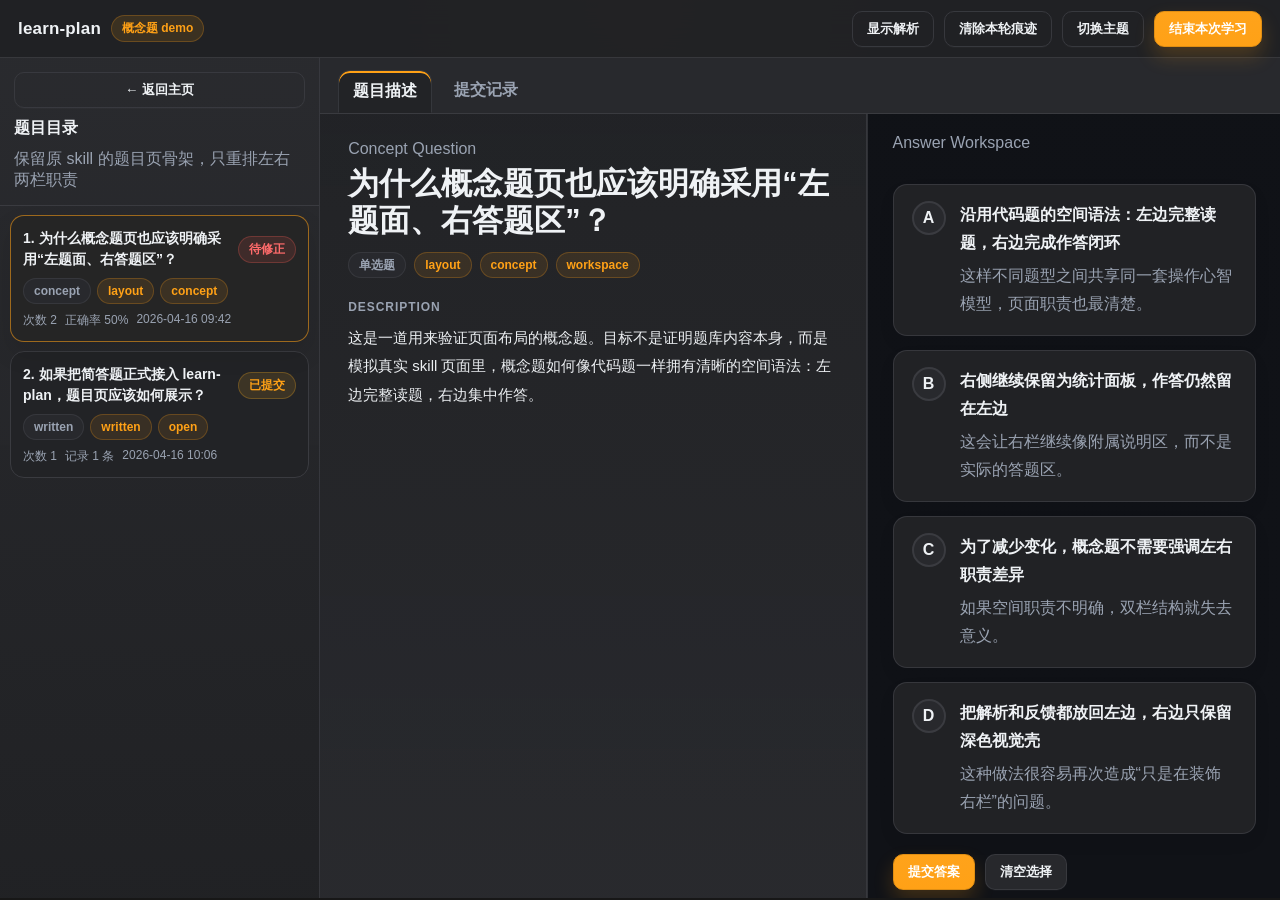
<file: learn-plan/demo/concept-layout-demo.html>
<!DOCTYPE html>
<html lang="zh-CN">
<head>
  <meta charset="UTF-8" />
  <meta name="viewport" content="width=device-width, initial-scale=1.0" />
  <title>learn-plan 真实布局 demo</title>
  <style>
    :root {
      --bg: #171717;
      --surface: #222326;
      --surface-2: #2a2b2f;
      --surface-3: #15161a;
      --border: #3a3b40;
      --text: #eff2f5;
      --muted: #9aa3b2;
      --green: #2fbf71;
      --red: #ff6b6b;
      --orange: #ffa116;
      --blue: #4d9dff;
      --purple: #ffb84d;
      --shadow: 0 14px 32px rgba(0,0,0,.26);
      --mono-bg: #101217;
      --mono-fg: #edf2f7;
    }

    body.light {
      --bg: #f5f5f7;
      --surface: #ffffff;
      --surface-2: #f8f8fa;
      --surface-3: #f1f3f5;
      --border: #e3e7ee;
      --text: #23262d;
      --muted: #6f7785;
      --green: #229e5e;
      --red: #d84a3a;
      --orange: #ff9f1a;
      --blue: #2563eb;
      --purple: #d88a07;
      --shadow: 0 14px 30px rgba(15, 23, 42, .08);
      --mono-bg: #fbfbfd;
      --mono-fg: #1f2937;
    }

    * { box-sizing: border-box; }
    html, body { height: 100%; }
    body {
      margin: 0;
      font-family: "Avenir Next", "SF Pro Display", "PingFang SC", "Helvetica Neue", sans-serif;
      background:
        radial-gradient(circle at top, rgba(255, 161, 22, .08), transparent 24%),
        linear-gradient(180deg, color-mix(in srgb, var(--bg) 94%, #0d0e10 6%) 0%, var(--bg) 100%);
      color: var(--text);
    }

    .hidden { display: none !important; }
    .muted { color: var(--muted); }
    .strong { font-weight: 800; }

    .topbar {
      height: 58px;
      display: flex;
      align-items: center;
      justify-content: space-between;
      gap: 12px;
      padding: 0 18px;
      background: color-mix(in srgb, var(--surface) 92%, transparent);
      border-bottom: 1px solid color-mix(in srgb, var(--border) 90%, transparent);
      position: sticky;
      top: 0;
      z-index: 20;
      backdrop-filter: blur(14px);
    }

    .top-left, .top-right {
      display: flex;
      align-items: center;
      gap: 10px;
      min-width: 0;
      flex-wrap: wrap;
    }

    .brand {
      font-size: 17px;
      font-weight: 800;
      letter-spacing: .01em;
    }

    .btn {
      border: 1px solid color-mix(in srgb, var(--border) 92%, transparent);
      background: color-mix(in srgb, var(--surface-2) 92%, transparent);
      color: var(--text);
      border-radius: 10px;
      padding: 8px 14px;
      cursor: pointer;
      font-weight: 700;
      transition: .18s ease;
      box-shadow: 0 1px 0 rgba(255,255,255,.02);
    }

    .btn:hover {
      transform: translateY(-1px);
      border-color: color-mix(in srgb, var(--orange) 38%, var(--border) 62%);
    }
    .btn.primary {
      background: linear-gradient(180deg, color-mix(in srgb, var(--orange) 92%, #ffb74d 8%) 0%, var(--orange) 100%);
      border-color: color-mix(in srgb, var(--orange) 88%, #000 12%);
      color: #fff;
      box-shadow: 0 10px 20px rgba(255, 161, 22, .20);
    }
    .btn.ghost { background: transparent; }
    .btn.small { padding: 6px 10px; font-size: 12px; }

    .badge {
      display: inline-flex;
      align-items: center;
      gap: 6px;
      padding: 4px 10px;
      border-radius: 999px;
      font-size: 12px;
      font-weight: 700;
      border: 1px solid transparent;
      white-space: nowrap;
    }
    .badge.green { background: rgba(0,184,92,.12); color: var(--green); border-color: rgba(0,184,92,.25); }
    .badge.red { background: rgba(255,95,86,.12); color: var(--red); border-color: rgba(255,95,86,.25); }
    .badge.orange { background: rgba(255,176,32,.12); color: var(--orange); border-color: rgba(255,176,32,.25); }
    .badge.blue { background: rgba(78,161,255,.12); color: var(--blue); border-color: rgba(78,161,255,.25); }
    .badge.purple { background: rgba(255,161,22,.12); color: var(--orange); border-color: rgba(255,161,22,.24); }

    .mini-chip {
      padding: 6px 10px;
      border-radius: 999px;
      border: 1px solid color-mix(in srgb, var(--border) 88%, transparent);
      background: color-mix(in srgb, var(--surface) 94%, var(--surface-2) 6%);
      color: var(--text);
      font-size: 12px;
      font-weight: 700;
      display: inline-flex;
      align-items: center;
      justify-content: center;
      line-height: 1;
      white-space: nowrap;
    }
    .mini-chip.tag-neutral {
      background: color-mix(in srgb, var(--surface-2) 90%, transparent);
      border-color: color-mix(in srgb, var(--border) 82%, transparent);
      color: var(--muted);
    }
    .mini-chip.tag-accent {
      background: rgba(255,161,22,.10);
      border-color: rgba(255,161,22,.24);
      color: var(--orange);
    }

    #app {
      height: calc(100% - 60px);
      min-height: 720px;
    }

    .problem-page {
      display: grid;
      grid-template-columns: 320px 1fr;
      height: 100%;
      min-height: 0;
      overflow: hidden;
    }

    .sidebar {
      border-right: 1px solid color-mix(in srgb, var(--border) 88%, transparent);
      background: linear-gradient(180deg, color-mix(in srgb, var(--surface-2) 96%, transparent) 0%, color-mix(in srgb, var(--surface) 96%, #000 4%) 100%);
      display: flex;
      flex-direction: column;
      min-height: 0;
      height: 100%;
      overflow: hidden;
    }

    .sidebar-head {
      padding: 14px;
      border-bottom: 1px solid var(--border);
      display: grid;
      gap: 10px;
      flex-shrink: 0;
    }

    .question-list {
      flex: 1 1 auto;
      min-height: 0;
      overflow: auto;
      padding: 10px;
      display: flex;
      flex-direction: column;
      gap: 8px;
      overscroll-behavior: contain;
    }

    .q-item {
      padding: 12px;
      border-radius: 14px;
      border: 1px solid var(--border);
      background: var(--surface);
      display: grid;
      gap: 8px;
      cursor: pointer;
      transition: border-color .18s ease, box-shadow .18s ease, transform .18s ease;
    }

    .q-item:hover,
    .q-item.active {
      outline: none;
      border-color: rgba(255,161,22,.55);
      background: color-mix(in srgb, var(--surface) 88%, rgba(255,161,22,.12) 12%);
      transform: translateY(-1px);
      box-shadow: 0 12px 24px rgba(0,0,0,.10);
    }

    .q-top {
      display: flex;
      justify-content: space-between;
      gap: 10px;
      align-items: center;
    }

    .q-title {
      font-size: 14px;
      font-weight: 800;
      line-height: 1.5;
    }

    .q-meta {
      display: flex;
      flex-wrap: wrap;
      gap: 8px;
      color: var(--muted);
      font-size: 12px;
    }

    .q-tags {
      display: flex;
      gap: 6px;
      flex-wrap: wrap;
    }

    .problem-main {
      display: flex;
      flex-direction: column;
      min-width: 0;
      min-height: 0;
      overflow: auto;
      background: linear-gradient(180deg, color-mix(in srgb, var(--surface-3) 96%, #0d0f13 4%) 0%, color-mix(in srgb, var(--surface-3) 92%, var(--surface) 8%) 100%);
    }

    .problem-topbar {
      display: flex;
      justify-content: space-between;
      align-items: center;
      gap: 16px;
      padding: 12px 18px 0;
      background: color-mix(in srgb, var(--surface-2) 94%, transparent);
      border-bottom: 1px solid var(--border);
      position: sticky;
      top: 0;
      z-index: 16;
      backdrop-filter: blur(10px);
    }

    .tabs {
      display: flex;
      gap: 8px;
      padding: 0;
      background: transparent;
      border-bottom: none;
      flex: 1;
    }

    .tab {
      padding: 10px 14px;
      border-top-left-radius: 12px;
      border-top-right-radius: 12px;
      color: var(--muted);
      cursor: pointer;
      font-weight: 700;
      transition: color .18s ease, background .18s ease, border-color .18s ease;
    }

    .tab.active {
      background: var(--surface);
      color: var(--text);
      border: 1px solid color-mix(in srgb, var(--border) 86%, transparent);
      border-bottom-color: transparent;
      box-shadow: inset 0 2px 0 var(--orange);
    }

    .problem-split {
      display: grid;
      grid-template-columns: minmax(460px, 1.14fr) minmax(360px, .86fr);
      min-height: 0;
      flex: 1;
      gap: 0;
      align-items: stretch;
    }

    .problem-left {
      border-right: 1px solid color-mix(in srgb, var(--border) 86%, transparent);
      background: linear-gradient(180deg, color-mix(in srgb, var(--surface) 98%, transparent) 0%, color-mix(in srgb, var(--surface-2) 92%, transparent) 100%);
      padding: 0;
      overflow: auto;
      min-width: 0;
    }

    .problem-left-scroll {
      padding: 26px clamp(20px, 2.2vw, 30px) 32px;
      max-width: 920px;
      margin: 0 auto;
    }

    .problem-right {
      display: flex;
      flex-direction: column;
      background: linear-gradient(180deg, color-mix(in srgb, var(--mono-bg) 96%, #0d0f12 4%) 0%, color-mix(in srgb, var(--mono-bg) 100%, transparent) 100%);
      min-width: 0;
      min-height: 0;
      border-left: 1px solid color-mix(in srgb, var(--border) 75%, transparent);
      overflow: hidden;
    }

    .problem-title-block {
      display: grid;
      gap: 12px;
      margin-bottom: 22px;
    }

    .problem-body-copy {
      line-height: 1.9;
      color: color-mix(in srgb, var(--text) 96%, var(--muted));
      font-size: 15px;
      margin-bottom: 22px;
    }

    .problem-tag-row {
      display: flex;
      gap: 8px;
      flex-wrap: wrap;
      margin-top: 12px;
    }

    .problem-inline-stats {
      display: flex;
      flex-wrap: wrap;
      gap: 10px;
      margin-top: 4px;
    }

    .problem-inline-stat {
      border: 1px solid color-mix(in srgb, var(--border) 84%, transparent);
      border-radius: 999px;
      padding: 8px 13px;
      background: color-mix(in srgb, var(--surface) 86%, var(--surface-2) 14%);
      color: var(--muted);
      font-size: 12px;
      font-weight: 700;
      box-shadow: 0 8px 18px rgba(0,0,0,.07);
    }

    .problem-section-title {
      font-size: 12px;
      font-weight: 800;
      color: var(--muted);
      letter-spacing: .08em;
      text-transform: uppercase;
      margin: 18px 0 10px;
    }

    .problem-card-soft,
    .example-block {
      border: 1px solid color-mix(in srgb, var(--border) 86%, transparent);
      border-radius: 16px;
      background: linear-gradient(180deg, color-mix(in srgb, var(--surface-2) 96%, transparent) 0%, color-mix(in srgb, var(--surface) 98%, transparent) 100%);
      padding: 18px 20px;
      margin-bottom: 14px;
      box-shadow: 0 10px 24px rgba(0,0,0,.06);
    }

    .description-block {
      margin-bottom: 18px;
    }

    .problem-card-soft ul,
    .problem-card-soft ol {
      margin: 0;
      padding-left: 20px;
      display: grid;
      gap: 8px;
      line-height: 1.8;
      color: color-mix(in srgb, var(--text) 94%, var(--muted));
    }

    .criteria-grid {
      display: grid;
      gap: 10px;
      margin-top: 4px;
    }

    .criteria-item {
      border: 1px solid color-mix(in srgb, var(--border) 84%, transparent);
      border-radius: 16px;
      padding: 12px 14px;
      background: color-mix(in srgb, var(--surface) 96%, var(--surface-2) 4%);
      display: grid;
      gap: 6px;
    }

    .criteria-item strong {
      font-size: 14px;
    }

    .criteria-item span {
      color: var(--muted);
      line-height: 1.75;
      font-size: 14px;
    }

    .record {
      border: 1px solid var(--border);
      border-radius: 16px;
      padding: 14px;
      background: color-mix(in srgb, var(--surface-2) 90%, transparent);
      display: grid;
      gap: 8px;
      transition: border-color .18s ease, transform .18s ease, box-shadow .18s ease;
    }

    .record-top {
      display: flex;
      align-items: center;
      justify-content: space-between;
      gap: 10px;
      flex-wrap: wrap;
    }

    .record-meta {
      display: flex;
      flex-wrap: wrap;
      gap: 8px;
      color: var(--muted);
      font-size: 13px;
    }

    .concept-shell {
      padding: 20px clamp(16px, 1.9vw, 26px) 24px;
      max-width: 100%;
      margin: 0;
      display: grid;
      gap: 16px;
      min-height: 0;
    }

    .concept-meta-grid {
      display: grid;
      gap: 12px;
    }

    .concept-summary-grid {
      display: grid;
      grid-template-columns: repeat(auto-fit, minmax(150px, 1fr));
      gap: 12px;
    }

    .concept-summary-grid.compact {
      grid-template-columns: 1fr;
      gap: 8px;
    }

    .concept-summary-card {
      border: 1px solid color-mix(in srgb, var(--border) 88%, transparent);
      border-radius: 16px;
      background: color-mix(in srgb, var(--surface-2) 88%, transparent);
      padding: 14px 16px;
      min-height: 0;
      display: grid;
      gap: 6px;
      box-shadow: 0 10px 24px rgba(0,0,0,.06);
    }

    .concept-summary-card .value {
      font-size: 22px;
      font-weight: 800;
      line-height: 1.15;
      color: var(--text);
    }

    .concept-options {
      display: grid;
      gap: 14px;
    }

    .concept-option-card {
      display: flex;
      gap: 14px;
      align-items: flex-start;
      cursor: pointer;
      transition: border-color .16s ease, background .16s ease, transform .16s ease, box-shadow .16s ease;
      border: 1px solid color-mix(in srgb, var(--border) 88%, transparent);
      border-radius: 14px;
      padding: 16px 18px;
      background: color-mix(in srgb, var(--surface) 98%, transparent);
      box-shadow: 0 8px 18px rgba(0,0,0,.05);
      overflow-wrap: anywhere;
      position: relative;
    }

    .concept-option-card::before {
      content: "";
      position: absolute;
      inset: 0 auto 0 0;
      width: 3px;
      border-radius: 14px 0 0 14px;
      background: transparent;
      transition: background .16s ease;
    }

    .concept-option-card:hover {
      border-color: color-mix(in srgb, var(--orange) 34%, var(--border) 66%);
      background: color-mix(in srgb, var(--orange) 4%, var(--surface) 96%);
      transform: translateY(-1px);
    }

    .concept-option-card.selected {
      border-color: rgba(255,161,22,.55);
      background: color-mix(in srgb, var(--orange) 8%, var(--surface) 92%);
      box-shadow: 0 12px 24px rgba(255,161,22,.10);
    }

    .concept-option-card.selected::before {
      background: var(--orange);
    }

    .concept-option-mark {
      width: 34px;
      height: 34px;
      border-radius: 50%;
      border: 2px solid var(--border);
      display: grid;
      place-items: center;
      flex-shrink: 0;
      font-weight: 800;
      background: color-mix(in srgb, var(--surface-2) 84%, transparent);
    }

    .concept-option-card.selected .concept-option-mark {
      border-color: rgba(255,161,22,.68);
      color: var(--orange);
      background: rgba(255,161,22,.12);
    }

    .concept-option-copy {
      display: grid;
      gap: 4px;
      line-height: 1.78;
      flex: 1;
      min-width: 0;
      word-break: break-word;
      overflow-wrap: anywhere;
    }

    .concept-actions {
      display: flex;
      gap: 10px;
      flex-wrap: wrap;
      align-items: center;
      margin-top: 4px;
    }

    .concept-explanation-card {
      border: 1px solid rgba(255,161,22,.20);
      border-radius: 14px;
      background: linear-gradient(180deg, color-mix(in srgb, var(--surface) 94%, rgba(255,161,22,.08) 6%) 0%, color-mix(in srgb, var(--surface-2) 96%, transparent) 100%);
      padding: 16px 18px;
      line-height: 1.85;
      display: grid;
      gap: 10px;
      box-shadow: 0 10px 22px rgba(0,0,0,.05);
    }

    .editor-toolbar {
      min-height: 56px;
      display: flex;
      align-items: center;
      justify-content: space-between;
      padding: 0 18px;
      border-bottom: 1px solid color-mix(in srgb, var(--border) 88%, transparent);
      background: linear-gradient(180deg, color-mix(in srgb, var(--surface-3) 94%, var(--mono-bg) 6%) 0%, color-mix(in srgb, var(--mono-bg) 100%, transparent) 100%);
      gap: 12px;
      box-shadow: inset 0 -1px 0 rgba(255,255,255,.02);
      flex-wrap: wrap;
    }

    .editor-shell {
      flex: 1;
      min-height: 0;
      overflow: hidden;
      position: relative;
      background: linear-gradient(180deg, color-mix(in srgb, var(--mono-bg) 98%, transparent) 0%, color-mix(in srgb, var(--surface) 10%, var(--mono-bg) 90%) 100%);
    }

    .editor-grid {
      display: grid;
      grid-template-columns: 1fr;
      min-height: 100%;
      height: 100%;
      font-family: ui-monospace, SFMono-Regular, Menlo, Monaco, Consolas, monospace;
      font-size: 15px;
      line-height: 1.7;
    }

    .editor-textarea {
      position: relative;
      z-index: 1;
      background: transparent;
      border: none;
      outline: none;
      resize: none;
      width: 100%;
      height: 100%;
      min-height: clamp(320px, 46vh, 560px);
      font-family: "SFMono-Regular", Menlo, Monaco, Consolas, monospace;
      font-size: 14px;
      color: var(--mono-fg);
      caret-color: var(--orange);
      line-height: 1.75;
      padding: 18px 16px 24px;
      tab-size: 4;
    }

    .editor-textarea::selection {
      background: rgba(255,161,22,.22);
    }

    .workspace-bottom-panel {
      border-top: 1px solid var(--border);
      background: linear-gradient(180deg, color-mix(in srgb, var(--surface-3) 94%, var(--surface) 6%) 0%, color-mix(in srgb, var(--surface) 92%, var(--surface-2) 8%) 100%);
      min-height: 220px;
      display: flex;
      flex-direction: column;
      flex-shrink: 0;
    }

    .workspace-status-bar {
      display: flex;
      justify-content: space-between;
      align-items: center;
      gap: 12px;
      padding: 12px 18px;
      border-bottom: 1px solid var(--border);
      background: color-mix(in srgb, var(--surface-3) 84%, var(--surface) 16%);
      backdrop-filter: blur(6px);
      flex-wrap: wrap;
    }

    .result-panel {
      min-height: 180px;
      display: grid;
      grid-template-columns: 1fr;
      background: transparent;
      flex: 1;
    }

    .result-col {
      padding: 18px 18px 20px;
      overflow: auto;
      border-right: none;
    }

    .console-block {
      border: 1px solid color-mix(in srgb, var(--border) 88%, transparent);
      border-radius: 18px;
      background: linear-gradient(180deg, color-mix(in srgb, var(--mono-bg) 94%, transparent) 0%, color-mix(in srgb, var(--surface-3) 72%, var(--mono-bg) 28%) 100%);
      padding: 14px 16px;
      display: grid;
      gap: 12px;
      box-shadow: inset 0 1px 0 rgba(255,255,255,.03), 0 12px 28px rgba(0,0,0,.12);
    }

    .console-row {
      display: flex;
      align-items: center;
      justify-content: space-between;
      gap: 12px;
      flex-wrap: wrap;
    }

    .console-log {
      font-family: ui-monospace, SFMono-Regular, Menlo, Monaco, Consolas, monospace;
      font-size: 13px;
      line-height: 1.7;
      color: color-mix(in srgb, var(--mono-fg) 92%, var(--muted));
      white-space: pre-wrap;
      word-break: break-word;
    }

    .console-grid {
      display: grid;
      grid-template-columns: repeat(auto-fit, minmax(140px, 1fr));
      gap: 10px;
    }

    .console-metric {
      border: 1px solid color-mix(in srgb, var(--border) 72%, transparent);
      border-radius: 14px;
      padding: 10px 12px;
      background: color-mix(in srgb, var(--surface-3) 70%, transparent);
    }

    .console-metric .label {
      color: var(--muted);
      font-size: 12px;
      margin-bottom: 4px;
    }

    .console-metric .value {
      color: var(--text);
      font-weight: 800;
      font-size: 16px;
    }

    .answer-note {
      color: color-mix(in srgb, var(--mono-fg) 88%, var(--muted));
      font-size: 14px;
      line-height: 1.8;
    }

    @media (max-width: 1100px) {
      .problem-page {
        grid-template-columns: 1fr;
      }

      .sidebar {
        display: none;
      }

      .problem-split {
        grid-template-columns: 1fr;
      }

      .problem-left {
        border-right: none;
        border-bottom: 1px solid var(--border);
      }
    }

    @media (max-width: 720px) {
      .topbar {
        height: auto;
        padding: 10px 12px;
      }

      #app {
        height: auto;
        min-height: calc(100vh - 60px);
      }

      .problem-topbar,
      .problem-left-scroll,
      .editor-toolbar,
      .workspace-status-bar,
      .result-col {
        padding-left: 12px;
        padding-right: 12px;
      }

      .problem-split {
        grid-template-columns: 1fr;
      }
    }
  </style>
</head>
<body>
  <div class="topbar">
    <div class="top-left">
      <div class="brand">learn-plan</div>
      <span class="badge purple" id="topicBadge">真实布局 demo</span>
    </div>
    <div class="top-right">
      <button class="btn ghost" id="toggleConceptExplanationBtn">显示解析</button>
      <button class="btn ghost" id="clearDraftBtn">清除本轮痕迹</button>
      <button class="btn ghost" id="themeBtn">切换主题</button>
      <button class="btn primary" id="doneBtn">结束本次学习</button>
    </div>
  </div>

  <div id="app">
    <section class="problem-page">
      <aside class="sidebar">
        <div class="sidebar-head">
          <button class="btn ghost">← 返回主页</button>
          <div class="strong">题目目录</div>
          <div class="muted">保留原 skill 的题目页骨架，只重排左右两栏职责</div>
        </div>
        <div class="question-list" id="problemQuestionList"></div>
      </aside>

      <main class="problem-main">
        <div class="problem-topbar">
          <div class="tabs">
            <div class="tab active" id="problemDescriptionTab">题目描述</div>
            <div class="tab" id="historyTabTrigger">提交记录</div>
          </div>
        </div>

        <div class="problem-split">
          <div class="problem-left" id="problemInfo"></div>
          <div class="problem-right" id="problemWorkspace"></div>
        </div>
      </main>
    </section>
  </div>

  <script>
    const demoQuestions = [
      {
        id: 'concept-001',
        category: 'concept',
        type: 'single',
        title: '为什么概念题页也应该明确采用“左题面、右答题区”？',
        question: '为什么概念题页也应该明确采用“左题面、右答题区”？',
        difficulty: 'medium',
        tags: ['layout', 'concept', 'workspace'],
        intro: '这是一道用来验证页面布局的概念题。目标不是证明题库内容本身，而是模拟真实 skill 页面里，概念题如何像代码题一样拥有清晰的空间语法：左边完整读题，右边集中作答。',
        background: [
          '原 skill 的代码题已经天然形成“左边完整题面、右边 workspace”的阅读与操作分离，这种结构非常稳定。',
          '但概念题如果仍把选项、提交、反馈混在左边，右栏就容易退化为概览面板，用户会产生“右边只是附属区域”的感觉。'
        ],
        requirements: [
          '先完整阅读左侧题面，再从右侧选择答案。',
          '重点观察：右侧是否真正承担选项、提交、反馈与解析，而不是只负责展示统计。',
          '判断标准是页面结构是否让人一眼知道哪里阅读、哪里作答。'
        ],
        constraints: [
          '左栏必须像真实题目描述页，而不是碎片提示区。',
          '右栏必须保留明显的 Answer / Workspace 感。',
          '统计信息可以有，但不能压过答题动作本身。'
        ],
        criteria: [
          {
            label: '更合理的布局',
            value: '左边完整展示标题、题干、背景、要求、约束与判定标准；右边集中完成选择、提交、反馈和解析。'
          },
          {
            label: '不希望出现',
            value: '左边继续承担选项和提交，而右边只是概览；或者左边只剩零碎说明，看不出完整题面。'
          }
        ],
        options: [
          {
            title: '沿用代码题的空间语法：左边完整读题，右边完成作答闭环',
            desc: '这样不同题型之间共享同一套操作心智模型，页面职责也最清楚。'
          },
          {
            title: '右侧继续保留为统计面板，作答仍然留在左边',
            desc: '这会让右栏继续像附属说明区，而不是实际的答题区。'
          },
          {
            title: '为了减少变化，概念题不需要强调左右职责差异',
            desc: '如果空间职责不明确，双栏结构就失去意义。'
          },
          {
            title: '把解析和反馈都放回左边，右边只保留深色视觉壳',
            desc: '这种做法很容易再次造成“只是在装饰右栏”的问题。'
          }
        ],
        correctIndex: 0,
        explanation: '更合理的方向是让概念题也采用和代码题一致的空间语法：左侧负责完整题面，右侧负责选项、提交、反馈与解析。这样页面职责清楚，用户也不会再觉得“只展示了右边”。'
      },
      {
        id: 'written-001',
        category: 'open',
        type: 'written',
        title: '如果把简答题正式接入 learn-plan，题目页应该如何展示？',
        difficulty: 'medium',
        tags: ['written', 'open', 'future-ready'],
        intro: '这是一页简答题的真实布局 demo。目标不是先做自动评阅，而是先验证：在保留原 skill 风格的前提下，简答题是否也能自然融入同一套题目页结构。',
        prompt: '请说明你认可的简答题页面结构。至少覆盖以下三点：\n1. 左右两栏各自负责什么\n2. 右栏应显示哪些作答状态\n3. 后续正式接入 open / written 时，哪些能力可以先不做\n\n请把它当成真实题目作答，而不是界面评论。',
        background: [
          '现有 skill 已经拥有成熟的代码题页面样式，因此新增简答题时，优先级应该是共享同一套页面骨架，而不是重新发明一套 UI。',
          '用户进入页面时，仍然应该一眼看出左边负责读题，右边负责写答案。'
        ],
        requirements: [
          '答案至少覆盖空间分工、状态展示与后续演进边界。',
          '右栏需要像真实工作区，而不是只多一个 textarea。',
          '提交后要能展示状态反馈，但不要求现在就做自动评阅。'
        ],
        reference_points: [
          '三类题型最好共享同一套空间语法：左边完整读题，右边进入工作区。',
          '简答题更适合显示提交状态、最近提交时间、是否待评阅，而不是强行显示“正确率”。',
          '可以先保证可写、可提、可回看，之后再决定是否加入自动评阅。'
        ],
        criteria: [
          {
            label: '这页要体现什么',
            value: '左侧确实像完整题面，右侧确实像作答 workspace，而不是两边重复同一份信息。'
          },
          {
            label: '这页不该体现什么',
            value: '左侧只剩碎片备注，或者右侧除了输入框之外没有提交状态与反馈结构。'
          }
        ],
        placeholder: '请写出你认可的页面方案，例如：左边完整展示题面、背景、要求和参考要点；右边显示写作区、保存草稿、提交按钮和提交状态。',
        sampleAnswer: '我希望简答题延续现有 skill 的题目页风格：左边完整展示题面，右边进入工作区。左边至少要有背景说明、作答要求、参考要点和判断标准；右边则放输入区、保存草稿、提交按钮、提交状态和最近一次提交记录。这样用户在概念题、代码题、简答题之间不用切换不同心智模型。正式接入第一阶段可以先做到可写、可提、可回看，自动评阅和 rubric 可以后置。'
      }
    ];

    const state = {
      currentQuestionId: 'concept-001',
      problemPanelMode: 'description',
      conceptDrafts: {
        'concept-001': { selected: [] }
      },
      writtenDrafts: {
        'written-001': { text: '' }
      },
      conceptUi: {
        explanationVisible: false
      },
      progressData: {
        questions: {
          'concept-001': {
            stats: {
              attempts: 2,
              correct_count: 1,
              last_status: 'wrong',
              last_submitted_at: '2026-04-16T09:42:00'
            },
            history: [
              {
                type: 'answer',
                selected: [1],
                is_correct: false,
                submitted_at: '2026-04-16T09:42:00'
              },
              {
                type: 'answer',
                selected: [0],
                is_correct: true,
                submitted_at: '2026-04-16T09:31:00'
              }
            ]
          },
          'written-001': {
            stats: {
              attempts: 1,
              last_status: 'submitted',
              last_submitted_at: '2026-04-16T10:06:00'
            },
            history: [
              {
                type: 'written',
                answer_text: '我希望简答题保持与代码题一致的题目页结构：左边完整展示题面，右边集中写答案和显示状态。这样用户进入任何题型都知道左边看题、右边作答。第一阶段先保证保存草稿、提交与回看即可。',
                review_status: '待人工评阅',
                submitted_at: '2026-04-16T10:06:00'
              }
            ]
          }
        }
      }
    };

    const els = {
      problemQuestionList: document.getElementById('problemQuestionList'),
      problemInfo: document.getElementById('problemInfo'),
      problemWorkspace: document.getElementById('problemWorkspace'),
      topicBadge: document.getElementById('topicBadge'),
      toggleConceptExplanationBtn: document.getElementById('toggleConceptExplanationBtn'),
      clearDraftBtn: document.getElementById('clearDraftBtn'),
      themeBtn: document.getElementById('themeBtn'),
      doneBtn: document.getElementById('doneBtn'),
      descriptionTab: document.getElementById('problemDescriptionTab'),
      historyTab: document.getElementById('historyTabTrigger')
    };

    function escapeHtml(str) {
      return String(str ?? '')
        .replace(/&/g, '&amp;')
        .replace(/</g, '&lt;')
        .replace(/>/g, '&gt;')
        .replace(/"/g, '&quot;')
        .replace(/'/g, '&#39;');
    }

    function getQuestionById(id) {
      return demoQuestions.find(item => item.id === id);
    }

    function getProgress(questionId) {
      if (!state.progressData.questions[questionId]) {
        state.progressData.questions[questionId] = { stats: {}, history: [] };
      }
      return state.progressData.questions[questionId];
    }

    function getConceptDraft(questionId) {
      if (!state.conceptDrafts[questionId]) state.conceptDrafts[questionId] = { selected: [] };
      return state.conceptDrafts[questionId];
    }

    function getWrittenDraft(questionId) {
      if (!state.writtenDrafts[questionId]) state.writtenDrafts[questionId] = { text: '' };
      return state.writtenDrafts[questionId];
    }

    function formatTime(text) {
      if (!text) return '--';
      return text.replace('T', ' ').slice(0, 16);
    }

    function accuracyText(stats, question) {
      const attempts = Number(stats.attempts || 0);
      if (question.category === 'open' || question.type === 'written') {
        return { attempts, accuracy: '—' };
      }
      if (!attempts) return { attempts, accuracy: 0 };
      const correct = Number(stats.correct_count || 0);
      return { attempts, accuracy: Math.round((correct / attempts) * 100) };
    }

    function renderTagChip(label, variant = 'neutral') {
      return `<span class="mini-chip ${variant === 'accent' ? 'tag-accent' : 'tag-neutral'}">${escapeHtml(label)}</span>`;
    }

    function renderStatusBadge(questionId) {
      const stats = getProgress(questionId).stats || {};
      const status = stats.last_status;
      if (status === 'correct' || status === 'passed') return '<span class="badge green">已答对</span>';
      if (status === 'wrong') return '<span class="badge red">待修正</span>';
      if (status === 'submitted') return '<span class="badge orange">已提交</span>';
      return '<span class="badge blue">未作答</span>';
    }

    function renderQuestionList() {
      els.problemQuestionList.innerHTML = demoQuestions.map((question, index) => {
        const progress = getProgress(question.id);
        const stats = progress.stats || {};
        const { attempts, accuracy } = accuracyText(stats, question);
        return `
          <div class="q-item ${state.currentQuestionId === question.id ? 'active' : ''}" data-question-id="${question.id}">
            <div class="q-top">
              <div class="q-title">${index + 1}. ${escapeHtml(question.title)}</div>
              ${renderStatusBadge(question.id)}
            </div>
            <div class="q-tags">
              ${renderTagChip(question.category === 'open' ? 'written' : question.category, 'neutral')}
              ${(question.tags || []).slice(0, 2).map(tag => renderTagChip(tag, 'accent')).join('')}
            </div>
            <div class="q-meta">
              <span>次数 ${attempts}</span>
              <span>${question.category === 'open' ? `记录 ${(progress.history || []).length} 条` : `正确率 ${accuracy}%`}</span>
              <span>${formatTime(stats.last_submitted_at)}</span>
            </div>
          </div>
        `;
      }).join('');

      els.problemQuestionList.querySelectorAll('[data-question-id]').forEach(node => {
        node.addEventListener('click', () => {
          state.currentQuestionId = node.dataset.questionId;
          state.problemPanelMode = 'description';
          render();
        });
      });
    }

    function renderConceptLeft(question) {
      const tags = [renderTagChip('单选题', 'neutral'), ...(question.tags || []).map(tag => renderTagChip(tag, 'accent'))].join('');
      const content = question.question && question.question !== question.title
        ? question.question
        : (question.intro || question.question || '');
      const explanationCard = state.conceptUi.explanationVisible ? `
        <div class="problem-section-title">Explanation</div>
        <div class="concept-explanation-card">
          <div>${escapeHtml(question.explanation).replace(/\n/g, '<br>')}</div>
        </div>
      ` : '';

      els.problemInfo.innerHTML = `
        <div class="problem-left-scroll">
          <div class="problem-title-block">
            <div>
              <div class="muted" style="margin-bottom:8px;">Concept Question</div>
              <h2 style="margin:0; font-size:clamp(26px, 2.4vw, 34px); line-height:1.2;">${escapeHtml(question.title || question.question || '概念题')}</h2>
              <div class="problem-tag-row">${tags}</div>
            </div>
          </div>

          <div class="problem-section-title">Description</div>
          <div class="problem-body-copy description-block">${escapeHtml(content).replace(/\n/g, '<br>')}</div>

          ${explanationCard}
        </div>
      `;
    }

    function renderConceptHistory(question) {
      const progress = getProgress(question.id);
      const stats = progress.stats || {};
      const { attempts, accuracy } = accuracyText(stats, question);
      const history = progress.history || [];
      els.problemInfo.innerHTML = `
        <div class="problem-left-scroll">
          <div class="problem-title-block">
            <div>
              <div class="muted" style="margin-bottom:8px;">概念题提交记录</div>
              <h2 style="margin:0; font-size:clamp(24px, 2vw, 30px); line-height:1.2;">${escapeHtml(question.question)}</h2>
              <div class="problem-inline-stats">
                <span class="problem-inline-stat">作答 ${attempts} 次</span>
                <span class="problem-inline-stat">正确率 ${accuracy}%</span>
                <span class="problem-inline-stat">最近 ${formatTime(stats.last_submitted_at)}</span>
              </div>
            </div>
          </div>
          <div style="display:grid; gap:10px;">
            ${history.map((item, idx) => `
              <div class="record">
                <div class="record-top">
                  <span class="badge ${item.is_correct ? 'green' : 'red'}">${item.is_correct ? '正确' : '错误'}</span>
                  <span class="muted">${formatTime(item.submitted_at)}</span>
                </div>
                <div class="record-meta">
                  <span>第 ${history.length - idx} 次提交</span>
                  <span>选择 ${Array.isArray(item.selected) ? item.selected.map(index => String.fromCharCode(65 + index)).join(', ') : '--'}</span>
                </div>
              </div>
            `).join('') || '<div class="problem-card-soft"><div class="muted">暂无提交记录</div></div>'}
          </div>
        </div>
      `;
    }

    function renderConceptWorkspace(question) {
      const draft = getConceptDraft(question.id);
      const selectedIndex = Array.isArray(draft.selected) && draft.selected.length ? Number(draft.selected[0]) : null;

      els.problemWorkspace.innerHTML = `
        <div class="concept-shell">
          <div class="problem-title-block" style="margin-bottom:8px;">
            <div>
              <div class="muted" style="margin-bottom:8px;">Answer Workspace</div>
            </div>
          </div>

          <div class="concept-options">
            ${question.options.map((option, index) => `
              <div class="concept-option-card ${selectedIndex === index ? 'selected' : ''}" data-option-index="${index}">
                <div class="concept-option-mark">${String.fromCharCode(65 + index)}</div>
                <div class="concept-option-copy">
                  <div class="strong">${escapeHtml(option.title)}</div>
                  <div class="muted">${escapeHtml(option.desc)}</div>
                </div>
              </div>
            `).join('')}
          </div>

          <div class="concept-actions">
            <button class="btn primary" id="submitConceptBtn">提交答案</button>
            <button class="btn" id="resetConceptBtn">清空选择</button>
          </div>
        </div>
      `;

      els.problemWorkspace.querySelectorAll('[data-option-index]').forEach(node => {
        node.addEventListener('click', () => {
          draft.selected = [Number(node.dataset.optionIndex)];
          renderConceptWorkspace(question);
        });
      });

      document.getElementById('submitConceptBtn')?.addEventListener('click', () => {
        if (!draft.selected?.length) return;
        const selected = draft.selected.map(Number);
        const isCorrect = selected[0] === question.correctIndex;
        const progressRef = getProgress(question.id);
        if (!progressRef.stats) progressRef.stats = {};
        if (!progressRef.history) progressRef.history = [];
        progressRef.stats.attempts = Number(progressRef.stats.attempts || 0) + 1;
        if (isCorrect) progressRef.stats.correct_count = Number(progressRef.stats.correct_count || 0) + 1;
        progressRef.stats.last_status = isCorrect ? 'correct' : 'wrong';
        progressRef.stats.last_submitted_at = new Date().toISOString();
        progressRef.history.unshift({
          type: 'answer',
          selected,
          is_correct: isCorrect,
          submitted_at: progressRef.stats.last_submitted_at
        });
        render();
      });

      document.getElementById('resetConceptBtn')?.addEventListener('click', () => {
        draft.selected = [];
        renderConceptWorkspace(question);
      });
    }

    function renderWrittenLeft(question) {
      const tags = [renderTagChip('简答题', 'neutral'), ...(question.tags || []).map(tag => renderTagChip(tag, 'accent'))].join('');
      els.problemInfo.innerHTML = `
        <div class="problem-left-scroll">
          <div class="problem-title-block">
            <div>
              <div class="muted" style="margin-bottom:8px;">Written Question</div>
              <h2 style="margin:0; font-size:clamp(26px, 2.4vw, 34px); line-height:1.2;">${escapeHtml(question.title)}</h2>
              <div class="problem-tag-row">${tags}</div>
            </div>
          </div>

          <div class="problem-section-title">Description</div>
          <div class="problem-body-copy description-block" style="white-space:pre-wrap;">${escapeHtml(question.prompt || question.intro || '')}</div>
        </div>
      `;
    }

    function renderWrittenHistory(question) {
      const progress = getProgress(question.id);
      const history = progress.history || [];
      const stats = progress.stats || {};
      els.problemInfo.innerHTML = `
        <div class="problem-left-scroll">
          <div class="problem-title-block">
            <div>
              <div class="muted" style="margin-bottom:8px;">简答题提交记录</div>
              <h2 style="margin:0; font-size:clamp(24px, 2vw, 30px); line-height:1.2;">${escapeHtml(question.title)}</h2>
              <div class="problem-inline-stats">
                <span class="problem-inline-stat">提交 ${stats.attempts || 0} 次</span>
                <span class="problem-inline-stat">状态 · ${stats.last_status || '未提交'}</span>
                <span class="problem-inline-stat">最近 ${formatTime(stats.last_submitted_at)}</span>
              </div>
            </div>
          </div>
          <div style="display:grid; gap:10px;">
            ${history.map((item, idx) => `
              <div class="record">
                <div class="record-top">
                  <span class="badge orange">简答提交</span>
                  <span class="muted">${formatTime(item.submitted_at)}</span>
                </div>
                <div class="record-meta">
                  <span>第 ${history.length - idx} 次提交</span>
                  <span>${escapeHtml(item.review_status || '待查看')}</span>
                </div>
                <div class="muted" style="white-space:pre-wrap; line-height:1.8;">${escapeHtml(item.answer_text || '')}</div>
              </div>
            `).join('') || '<div class="problem-card-soft"><div class="muted">暂无提交记录</div></div>'}
          </div>
        </div>
      `;
    }

    function renderWrittenWorkspace(question) {
      const draft = getWrittenDraft(question.id);
      const textValue = draft.text || '';

      els.problemWorkspace.innerHTML = `
        <div class="editor-toolbar">
          <div style="display:flex; gap:10px; align-items:center; flex-wrap:wrap;">
            <span class="strong">Writing Workspace</span>
            <span class="mini-chip tag-accent">open / written</span>
          </div>
          <div style="display:flex; gap:8px; flex-wrap:wrap;">
            <button class="btn" id="clearWrittenBtn">清空草稿</button>
            <button class="btn primary" id="submitWrittenBtn">提交答案</button>
          </div>
        </div>

        <div class="editor-shell">
          <div class="editor-grid">
            <textarea id="writtenAnswerInput" class="editor-textarea" placeholder="${escapeHtml(question.placeholder)}">${escapeHtml(textValue)}</textarea>
          </div>
        </div>
      `;

      const textarea = document.getElementById('writtenAnswerInput');
      textarea?.addEventListener('input', (event) => {
        draft.text = event.target.value;
      });

      document.getElementById('clearWrittenBtn')?.addEventListener('click', () => {
        draft.text = '';
        renderWrittenWorkspace(question);
      });

      document.getElementById('submitWrittenBtn')?.addEventListener('click', () => {
        draft.text = textarea?.value || '';
        if (!draft.text.trim()) return;
        const progressRef = getProgress(question.id);
        if (!progressRef.stats) progressRef.stats = {};
        if (!progressRef.history) progressRef.history = [];
        progressRef.stats.attempts = Number(progressRef.stats.attempts || 0) + 1;
        progressRef.stats.last_status = 'submitted';
        progressRef.stats.last_submitted_at = new Date().toISOString();
        progressRef.history.unshift({
          type: 'written',
          answer_text: draft.text,
          review_status: '待人工评阅',
          submitted_at: progressRef.stats.last_submitted_at
        });
        render();
      });
    }

    function syncTopButtons(question) {
      const showConceptTools = question.category === 'concept' && state.problemPanelMode === 'description';
      els.toggleConceptExplanationBtn.classList.toggle('hidden', !showConceptTools);
      els.toggleConceptExplanationBtn.textContent = state.conceptUi.explanationVisible ? '隐藏解析' : '显示解析';
      els.clearDraftBtn.textContent = question.category === 'open' ? '清空草稿' : '清除本轮痕迹';
    }

    function renderProblemPage() {
      const question = getQuestionById(state.currentQuestionId);
      if (!question) return;
      els.topicBadge.textContent = question.category === 'open' ? '简答题 demo' : '概念题 demo';
      syncTopButtons(question);

      if (question.category === 'concept') {
        if (state.problemPanelMode === 'history') renderConceptHistory(question);
        else renderConceptLeft(question);
        renderConceptWorkspace(question);
      } else {
        if (state.problemPanelMode === 'history') renderWrittenHistory(question);
        else renderWrittenLeft(question);
        renderWrittenWorkspace(question);
      }
    }

    function renderTabs() {
      els.descriptionTab.classList.toggle('active', state.problemPanelMode === 'description');
      els.historyTab.classList.toggle('active', state.problemPanelMode === 'history');
    }

    function render() {
      renderQuestionList();
      renderTabs();
      renderProblemPage();
    }

    els.descriptionTab.addEventListener('click', () => {
      state.problemPanelMode = 'description';
      render();
    });

    els.historyTab.addEventListener('click', () => {
      state.problemPanelMode = 'history';
      render();
    });

    els.toggleConceptExplanationBtn.addEventListener('click', () => {
      state.conceptUi.explanationVisible = !state.conceptUi.explanationVisible;
      render();
    });

    els.clearDraftBtn.addEventListener('click', () => {
      const question = getQuestionById(state.currentQuestionId);
      if (!question) return;
      if (question.category === 'open') {
        getWrittenDraft(question.id).text = '';
      } else {
        getConceptDraft(question.id).selected = [];
      }
      render();
    });

    els.themeBtn.addEventListener('click', () => {
      document.body.classList.toggle('light');
    });

    els.doneBtn.addEventListener('click', () => {
      alert('这是 demo 页面：这里只验证“保留原 skill 风格，只调整左右两栏职责”的视觉方案。');
    });

    render();
  </script>
</body>
</html>
</file>
